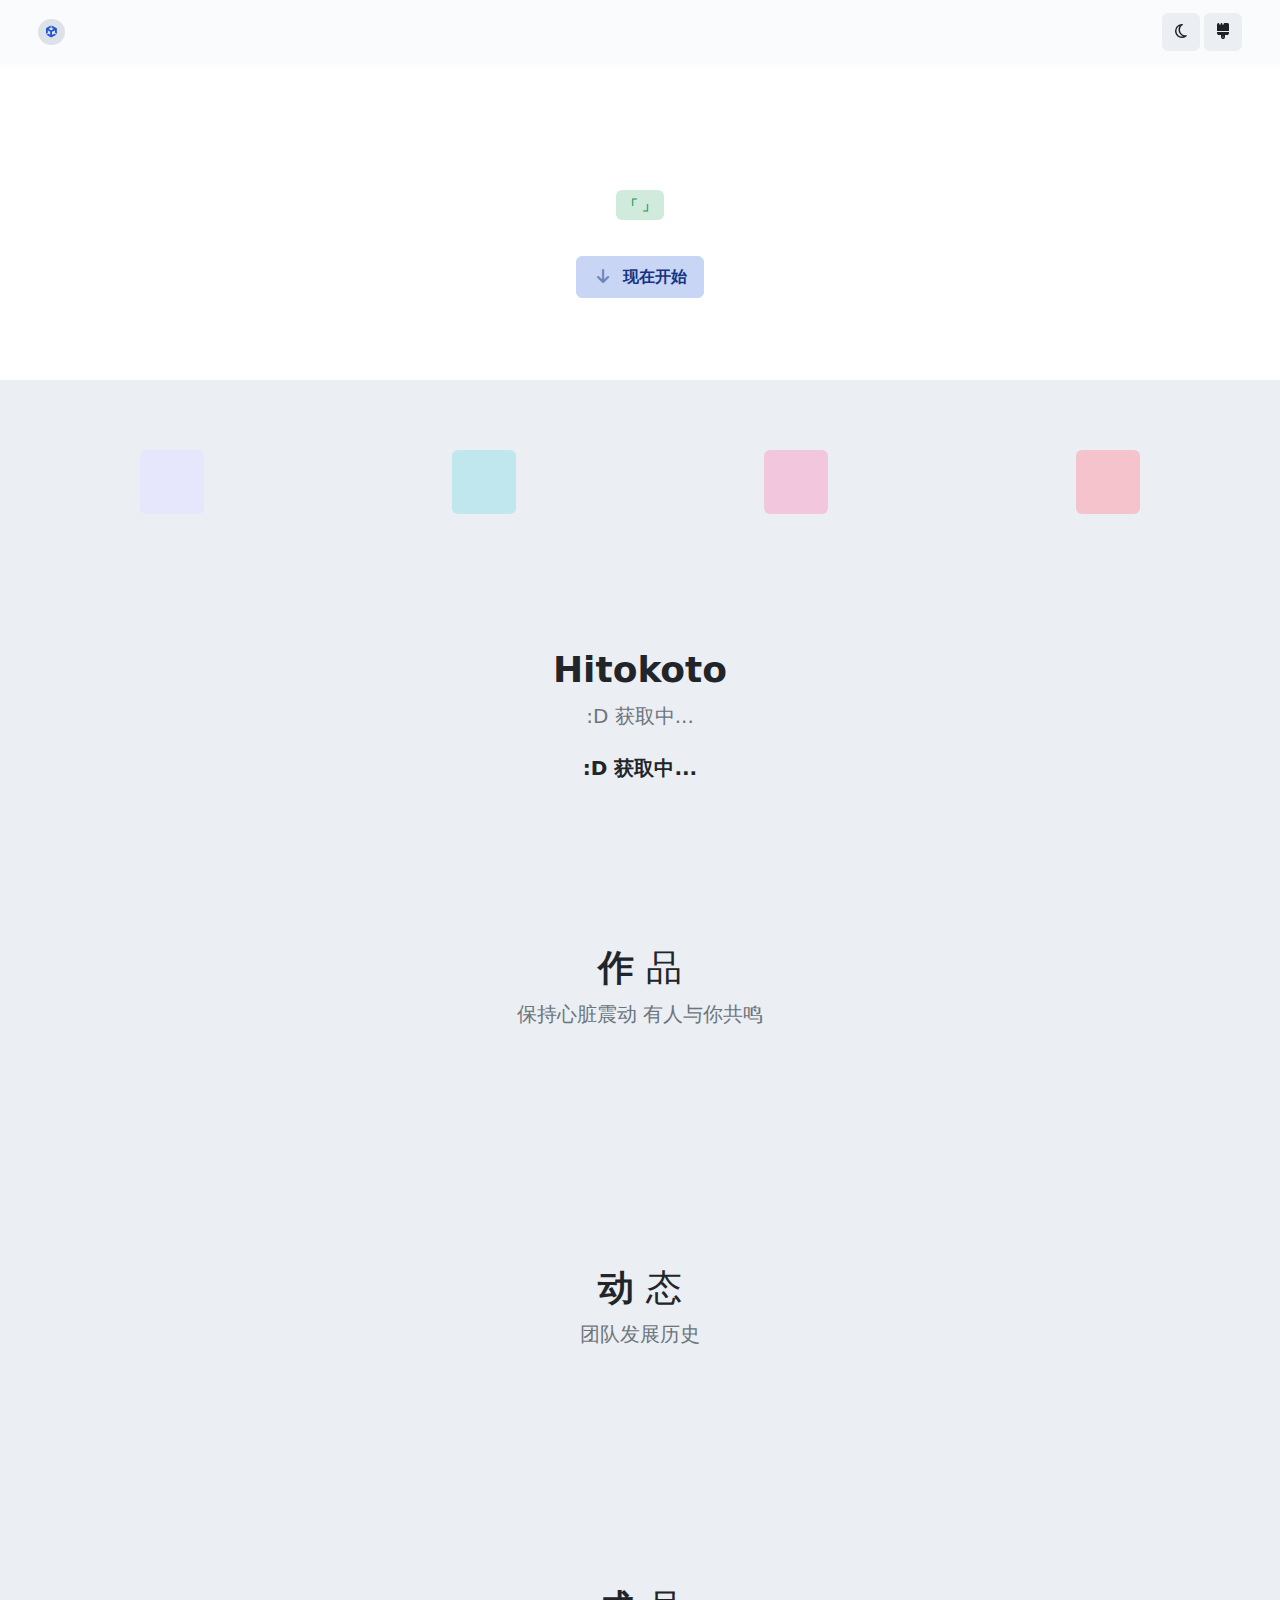
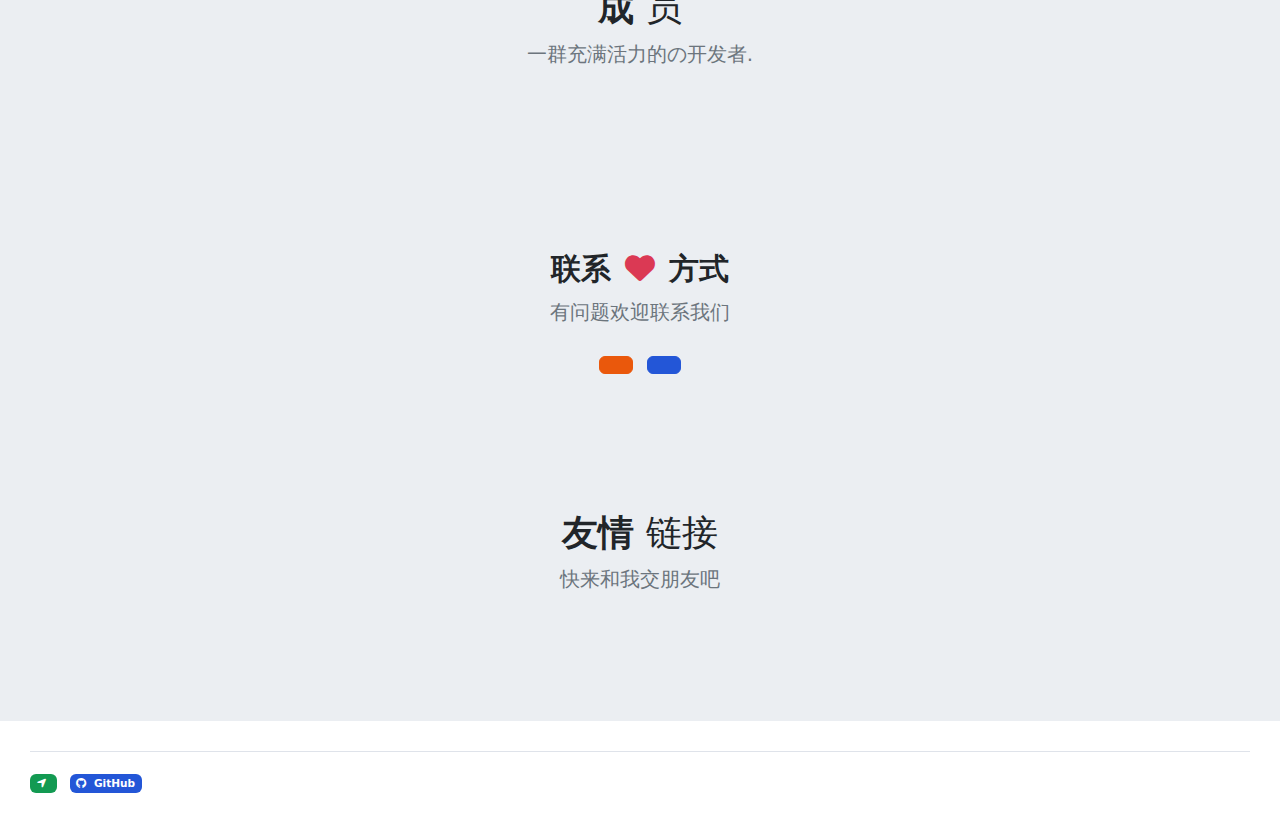
<file: index.html>
﻿<!DOCTYPE html>
<html>
<head>
  <meta charset="utf-8">
  <meta name="viewport" content="width=device-width, initial-scale=1.0, maximum-scale=1.0, minimum-scale=1.0, viewport-fit=cover, user-scalable=no minimal-ui">
  <title></title>
  <meta name="keywords" content="">
  <meta name="description" content="">
  <link rel="shortcut icon" href="">
  <link rel="stylesheet" id="css-main" href="./oneui.min-5.8.css">
  <link rel="stylesheet" href="https://cdnjs.cloudflare.com/ajax/libs/animate.css/4.1.1/animate.min.css">
  <script src="https://npm.elemecdn.com/jquery@3.6.0/dist/jquery.min.js"></script>
  <script src="./env.js"></script>
</head>

<body>
  <div id="page-container" class="page-header-fixed main-content-boxed">
    <header id="page-header">
      <div class="content-header">
        <div class="d-flex align-items-center"><a class="fw-bold fs-lg tracking-wider text-dual me-2" id="headtitle"></a>
          <div class="fs-xs fw-semibold py-1 px-2 rounded-pill bg-body-dark text-dark">
            <i class="fab fa-unity text-primary"></i>
          </div>
        </div>
        <div class="d-flex align-items-center">
          <!--顶栏跳转按钮-->
          <ul class="nav-main nav-main-horizontal nav-main-hover d-none d-lg-block me-2"></ul>
          <!--顶栏亮暗模式和主题修改-->
          <button type="button" class="btn btn-alt-secondary me-1" data-toggle="layout" data-action="dark_mode_toggle"><i class="far fa-moon"></i></button>
          <div class="dropdown">
            <button type="button" class="btn btn-alt-secondary me-2" id="themecss" data-bs-toggle="dropdown" aria-haspopup="true" aria-expanded="false"><i class="fa fa-brush"></i></button>
            <div class="dropdown-menu dropdown-menu-end fs-sm smini-hide border-0" aria-labelledby="themecss">
              <a class="dropdown-item d-flex align-items-center justify-content-between fw-medium active" data-toggle="theme" data-theme="default"><span>默认</span><i class="fa fa-circle text-default"></i></a>
              <a class="dropdown-item d-flex align-items-center justify-content-between fw-medium" data-toggle="theme" data-theme="amethyst"><span>紫色</span><i class="fa fa-circle text-amethyst"></i></a>
              <a class="dropdown-item d-flex align-items-center justify-content-between fw-medium" data-toggle="theme" data-theme="city"><span>红色</span><i class="fa fa-circle text-city"></i></a>
              <a class="dropdown-item d-flex align-items-center justify-content-between fw-medium" data-toggle="theme" data-theme="flat"><span>青色</span><i class="fa fa-circle text-flat"></i></a>
              <a class="dropdown-item d-flex align-items-center justify-content-between fw-medium" data-toggle="theme" data-theme="modern"><span>蓝色</span><i class="fa fa-circle text-modern"></i></a>
              <a class="dropdown-item d-flex align-items-center justify-content-between fw-medium" data-toggle="theme" data-theme="smooth"><span>粉色</span><i class="fa fa-circle text-smooth"></i></a>
              <div class="dropdown-divider"></div>
              <a class="dropdown-item fw-medium" data-toggle="layout" data-action="header_style_light" href="javascript:void(0)"><span>顶栏浅色模式</span></a>
              <a class="dropdown-item fw-medium" data-toggle="layout" data-action="header_style_dark" href="javascript:void(0)"><span>顶栏深色模式</span></a>
            </div>
          </div>
        </div>
      </div>
      <div id="page-header-loader" class="overlay-header bg-primary-lighter"><div class="content-header"><div class="w-100 text-center"><i class="fa fa-fw fa-circle-notch fa-spin text-primary"></i></div></div></div>
    </header>
    <main id="main-container">
      <!--第一板块-->
      <div id="topd" class="bg-body-extra-light bg-image">
        <div class="content content-full"><div class="row g-0 justify-content-center text-center"><div class="col-md-10 pt-7 pb-5">
          <!--一言-->
          <div class="d-inline-flex align-items-center space-x-1 fs-sm badge bg-success-light text-success mb-2 p-2">
            <span>「 <span id="jinrishici-sentence"></span>」</span>
          </div>
          <!--主标题-->
          <h1 class="fs-2 fw-bold mb-3"></h1>
          <p class="fs-5 fw-medium text-muted mb-4 mx-xl-8">
            <!--子标题-->
            <span class="text-body-color fw-semibold"></span>
          </p>
          <a class="btn btn-alt-primary py-2 px-3 m-1" data-toggle="click-ripple" href="javascript:void(0)" id="gst">
            <i class="fa fa-fw fa-arrow-down opacity-50 me-1"></i> 现在开始
          </a>
        </div></div></div>
      </div>
      <!--About模块-->
      <div id="feature">
        <div class="content"><div class="row py-4 text-center">
          <div class="col-6 col-md-4 col-xl-3">
            <div class="item item-rounded my-3 item-1x mx-auto text-amethyst bg-amethyst-lighter push"><i class="fa-fw fa-2x"></i></div>
            <h4 class="mb-2"></h4><p class="text-muted"></p>
          </div>
          <div class="col-6 col-md-4 col-xl-3 ">
            <div class="item item-rounded my-3 item-1x mx-auto text-flat bg-flat-lighter push"><i class="fa-fw fa-2x"></i></div>
            <h4 class="mb-2"></h4><p class="text-muted"></p>
          </div>
          <div class="col-6 col-md-4 col-xl-3 ">
            <div class="item item-rounded my-3 item-1x mx-auto text-smooth bg-smooth-lighter push"><i class="fa-fw fa-2x"></i></div>
            <h4 class="mb-2"></h4><p class="text-muted"></p>
          </div>
          <div class="col-6 col-md-4 col-xl-3 ">
            <div class="item item-rounded my-3 item-1x mx-auto text-city bg-city-lighter push"><i class="fa-fw fa-2x"></i></div>
            <h4 class="mb-2"></h4><p class="text-muted"></p>
          </div>
        </div></div>
      </div>
      <div id="hito">
        <div class="content content-full"><div class="row py-5"><div class="order-md-0 col-md-0 text-center  align-items-center"><div>
          <h2 class="h1 fw-bold mb-2">Hitokoto</h2>
          <p class="fs-lg fw-medium text-muted mb-4" id="hitokoto_text">:D 获取中...</p>
          <h3 class="h4 fw-bold mb-2" id="hitokoto_from">:D 获取中...</h3>
        </div></div></div></div>
      </div>
      <!--作品模块-->
      <div id="work">
        <div class="content content-full">
          <div class="py-5">
            <div class="row mb-5">
              <div class="col-md-0 text-center">
                <h2 class="h1 fw-bold mb-2">
                  作 <span class="fw-normal">品</span>
                </h2>
                <p class="fs-lg fw-medium text-muted mb-0">
                  保持心脏震动 有人与你共鸣
                </p>
              </div>
            </div>
            <div class="content content-boxed text-center"><div class="row"></div></div>
          </div>
        </div>
      </div>
      <!-- 文章 -->
      <div id="zone">
        <div class="content content-full"><div class="py-5">
          <div class="row mb-5">
            <div class="col-md-0 text-center">
              <h2 class="h1 fw-bold mb-2">
                动 <span class="fw-normal">态</span>
              </h2>
              <p class="fs-lg fw-medium text-muted mb-0">团队发展历史</p>
            </div>
          </div>
          <div class="content content-boxed text-center"><div class="row" id="zoneslick"></div></div>
        </div></div>
      </div>
      <!-- 成员 -->
      <div id="member">
        <div class="content content-full">
          <div class="py-5">
            <div class="row mb-5 text-center"><div class="col-md-0">
              <h2 class="h1 fw-bold mb-2">成 <span class="fw-normal">员</span></h2>
              <p class="fs-lg fw-medium text-muted mb-0">一群充满活力的の开发者.</p>
            </div></div>
            <div class="row items-push"></div>
          </div>
        </div>
      </div>
      <!-- 联系方式 -->
      <div id="contact">
        <div class="content content-full">
          <div class="py-5 py-md-4 text-center">
            <h2 class="fw-bold mb-2">联系 <i class="fa fa-fw fa-heart text-city"></i> 方式</h2>
            <p class="fs-lg fw-medium text-muted mb-4">
              有问题欢迎联系我们
            </p>
            <a class="btn btn-warning py-2 px-3 m-1" data-toggle="click-ripple"><i class="nav-main-link-icon"></i></a>
            <a class="btn btn-primary py-2 px-3 m-1" data-toggle="click-ripple"><i class="nav-main-link-icon"></i></a>
          </div>
        </div>
      </div>
      <!-- 友链 -->
      <div id="flinks">
        <div class="content content-full">
          <div class="py-5">
            <div class="row mb-5 text-center"><div class="col-md-0">
              <h2 class="h1 fw-bold mb-2">友情 <span class="fw-normal">链接</span></h2>
              <p class="fs-lg fw-medium text-muted mb-0">快来和我交朋友吧</p>
            </div></div>
            <div class="row items-push"></div>
          </div>
        </div>
      </div>
      
      <footer class="bg-body-extra-light block-rounded" id="page-footer">
        <div class="content content-full">
          <div class="text-center">
            <script id="LA-DATA-WIDGET" crossorigin="anonymous" charset="UTF-8" src=""></script>
          </div>
          <div class="row g-0 fs-sm border-top pt-3">
            <div class="col-sm-6 order-sm-2 py-1 text-center text-sm-end" id="teamday"></div>
            <div class="col-sm-6 order-sm-1 py-1 text-center text-sm-start">
              <a href="https://beian.miit.gov.cn" target="_blank" class="text fw-semibold"><span class="badge bg-success">
                  <i class="fa fa-location-arrow me-1"></i></span>
              </a>
              <a href="https://github.com/ououduck/Glow_Team" target="_blank" class="text fw-semibold ms-2"><span class="badge bg-primary">
                  <i class="fab fa-github me-1"></i> GitHub</span>
              </a>
            </div>
          </div>
        </div>
      </footer>
      </div>
    </main>
    <!--访问时提示框-->
    <button type="button" data-bs-toggle="modal" data-bs-target="#welmodal" style="display: none;"></button>
    <div class="modal fade" id="welmodal" tabindex="-1" aria-labelledby="welmodal" style="display: none;" aria-hidden="true" data-bs-backdrop="static">
      <div class="modal-dialog modal-dialog-popout modal-dialog-centered" role="document">
        <div class="modal-content shadow-lg">
          <div class="block block-rounded block-transparent mb-0">
            <div class="block-header block-header-default bg-primary-dark">
              <h3 class="block-title text-white"></h3>
              <div class="block-options">
                <button type="button" class="btn-block-option" data-bs-dismiss="modal" aria-label="Close">
                  <i class="fa fa-fw fa-times text-white"></i>
                </button>
              </div>
            </div>
            <div class="block-content fs-sm p-4">
              <div class="animate__animated animate__fadeIn">
                <!-- Content will be inserted here -->
              </div>
            </div>
            <div class="block-content block-content-full text-end bg-body-light p-3">
              <button type="button" class="btn btn-alt-primary" data-bs-dismiss="modal">
                <i class="fa fa-check me-1"></i> 确定
              </button>
            </div>
          </div>
        </div>
      </div>
    </div>
  </div>
  <!--Slick插件--><link rel="stylesheet" href="https://jprorwxhnlrnlj5q-static.micyjz.com/develop/YGKfApUWNUSO-brpKfUsDEhyO-GvUApKfKKUAU-jjBqrKjjnrorriklilr-jiBqrKjjiijroiqijjr/slick.css"><link rel="stylesheet" href="https://iqrorwxhnlrnlj5q-static.micyjz.com/develop/YGKfApUWNUSO-bgKfUANsZWTt-GvUApKfKKUAU-jnBqrKjjnroriioiqrr-jiBqrKjjiijroiqijjr/slick-theme.css"><script src="https://imrorwxhlnqqln5p-static.micyjz.com/develop/evUKpAfMaYJE-rdUKApDISRZO-GvUApKfKKUAU-jpBorKkjjrkiiilnjrm-joBqrKkjnrpiniojpii/slick.min.js"></script>
  <script src="./index.js"></script>
  <script>
    fetch('https://v1.hitokoto.cn')
      .then(response => response.json())
      .then(data => {
        const text = document.getElementById('hitokoto_text')
        text.innerText = data.hitokoto
        const from = document.getElementById('hitokoto_from')
        var author = !!data.from ? data.from : "无名氏";
        from.innerText = "—— " + (data.from_who || '') + "「" + author + "」"
      })
      .catch(console.error)
  </script>
</body>

</html>
</file>
